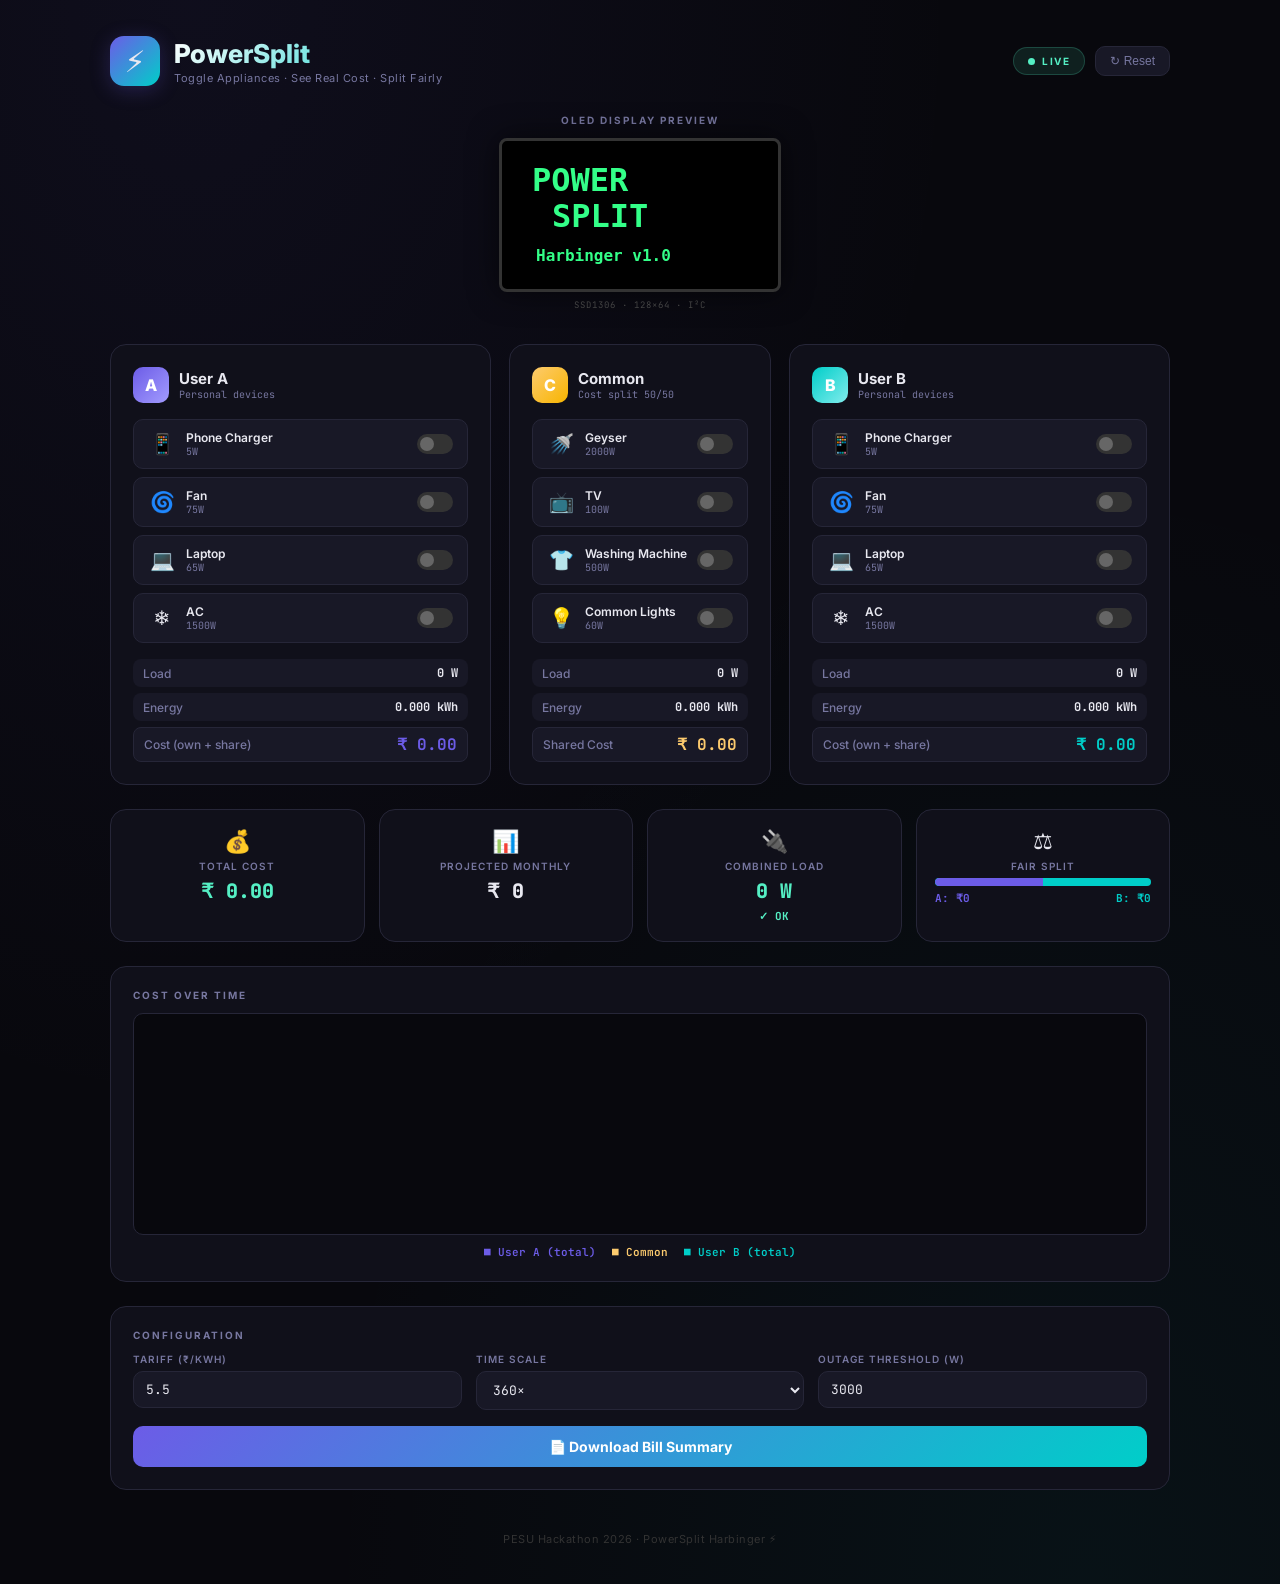
<file: harbinger/index.html>
<!DOCTYPE html>
<html lang="en">
<head>
<meta charset="UTF-8">
<meta name="viewport" content="width=device-width, initial-scale=1.0">
<title>PowerSplit Harbinger — Appliance Toggle Simulator</title>
<meta name="description" content="PowerSplit Harbinger: toggle individual appliances on/off, see real-time cost split between flatmates.">
<link rel="icon" href="../favicon.svg" type="image/svg+xml">
<link href="https://fonts.googleapis.com/css2?family=Inter:wght@300;400;500;600;700;800;900&family=JetBrains+Mono:wght@400;500;700&display=swap" rel="stylesheet">
<link rel="stylesheet" href="style.css">
</head>
<body>
<div class="app">
  <header class="header">
    <div class="header-left">
      <div class="logo-icon">⚡</div>
      <div>
        <h1>PowerSplit <span class="edition">Harbinger</span></h1>
        <p class="tagline">Toggle Appliances · See Real Cost · Split Fairly</p>
      </div>
    </div>
    <div class="header-right">
      <div class="status-pill"><span class="status-dot"></span>LIVE</div>
      <button class="reset-btn" id="resetBtn">↻ Reset</button>
    </div>
  </header>

  <!-- OLED Preview -->
  <section class="oled-section">
    <div class="section-label">OLED Display Preview</div>
    <div class="oled-frame">
      <div class="oled-bezel"><canvas id="oledCanvas" width="256" height="128"></canvas></div>
      <div class="oled-label">SSD1306 · 128×64 · I²C</div>
    </div>
  </section>

  <!-- Appliance Panels -->
  <section class="panels">
    <!-- User A -->
    <div class="panel panel-a">
      <div class="panel-header">
        <div class="user-avatar">A</div>
        <div><div class="user-label">User A</div><div class="user-sub">Personal devices</div></div>
      </div>
      <div class="appliance-grid" id="gridA"></div>
      <div class="panel-stats">
        <div class="ps"><span class="ps-label">Load</span><span class="ps-val" id="loadA">0 W</span></div>
        <div class="ps"><span class="ps-label">Energy</span><span class="ps-val" id="energyA">0.000 kWh</span></div>
        <div class="ps total"><span class="ps-label">Cost (own + share)</span><span class="ps-val" id="costA">₹ 0.00</span></div>
      </div>
    </div>

    <!-- Common -->
    <div class="panel panel-common">
      <div class="panel-header">
        <div class="user-avatar common-av">C</div>
        <div><div class="user-label">Common</div><div class="user-sub">Cost split 50/50</div></div>
      </div>
      <div class="appliance-grid" id="gridCommon"></div>
      <div class="panel-stats">
        <div class="ps"><span class="ps-label">Load</span><span class="ps-val" id="loadC">0 W</span></div>
        <div class="ps"><span class="ps-label">Energy</span><span class="ps-val" id="energyC">0.000 kWh</span></div>
        <div class="ps total"><span class="ps-label">Shared Cost</span><span class="ps-val" id="costC">₹ 0.00</span></div>
      </div>
    </div>

    <!-- User B -->
    <div class="panel panel-b">
      <div class="panel-header">
        <div class="user-avatar av-b">B</div>
        <div><div class="user-label">User B</div><div class="user-sub">Personal devices</div></div>
      </div>
      <div class="appliance-grid" id="gridB"></div>
      <div class="panel-stats">
        <div class="ps"><span class="ps-label">Load</span><span class="ps-val" id="loadB">0 W</span></div>
        <div class="ps"><span class="ps-label">Energy</span><span class="ps-val" id="energyB">0.000 kWh</span></div>
        <div class="ps total"><span class="ps-label">Cost (own + share)</span><span class="ps-val" id="costB">₹ 0.00</span></div>
      </div>
    </div>
  </section>

  <!-- Outage Warning -->
  <section class="outage-banner" id="outageBanner" style="display:none">
    <span class="outage-icon">⚠️</span>
    <span class="outage-text">!! OVERLOAD — Cut high-draw appliances now!</span>
  </section>

  <!-- Dashboard -->
  <section class="dashboard">
    <div class="dash-card"><div class="dash-icon">💰</div><div class="dash-label">Total Cost</div><div class="dash-value" id="totalCost">₹ 0.00</div></div>
    <div class="dash-card"><div class="dash-icon">📊</div><div class="dash-label">Projected Monthly</div><div class="dash-value proj" id="projMonthly">₹ 0</div></div>
    <div class="dash-card"><div class="dash-icon">🔌</div><div class="dash-label">Combined Load</div><div class="dash-value" id="combinedLoad">0 W</div><div class="load-status ok" id="loadStatus">✓ OK</div></div>
    <div class="dash-card">
      <div class="dash-icon">⚖️</div><div class="dash-label">Fair Split</div>
      <div class="split-bar"><div class="split-fill-a" id="splitBarA" style="width:50%"></div></div>
      <div class="split-labels"><span id="splitPctA">A: ₹0</span><span id="splitPctB">B: ₹0</span></div>
    </div>
  </section>

  <!-- Usage Chart -->
  <section class="chart-section">
    <div class="section-label">Cost Over Time</div>
    <div class="chart-frame">
      <canvas id="chartCanvas" width="800" height="200"></canvas>
    </div>
    <div class="chart-legend">
      <span class="legend-a">■ User A (total)</span>
      <span class="legend-c">■ Common</span>
      <span class="legend-b">■ User B (total)</span>
    </div>
  </section>

  <!-- Settings -->
  <section class="settings-section">
    <div class="section-label">Configuration</div>
    <div class="settings-grid">
      <div class="setting"><label for="tariff">Tariff (₹/kWh)</label><input type="number" id="tariff" value="5.5" step="0.1" min="0"></div>
      <div class="setting"><label for="timeScale">Time Scale</label>
        <select id="timeScale">
          <option value="1">1× Real-time</option>
          <option value="60">60×</option>
          <option value="360" selected>360×</option>
          <option value="3600">3600×</option>
        </select>
      </div>
      <div class="setting"><label for="outageW">Outage Threshold (W)</label><input type="number" id="outageW" value="3000" step="100" min="500"></div>
    </div>
    <button class="download-btn" id="downloadBill">📄 Download Bill Summary</button>
  </section>

  <footer class="footer">PESU Hackathon 2026 · PowerSplit Harbinger ⚡</footer>
</div>
<script src="app.js"></script>
</body>
</html>
</file>
<file: harbinger/style.css>
*,*::before,*::after{box-sizing:border-box;margin:0;padding:0}
:root{
  --bg:#08080d;--surface:#10101a;--surface2:#181826;--border:#262638;
  --text:#e8e8f0;--dim:#7777a0;
  --a:#6c5ce7;--a-glow:rgba(108,92,231,.25);
  --b:#00cec9;--b-glow:rgba(0,206,201,.25);
  --c:#fdcb6e;--c-glow:rgba(253,203,110,.2);
  --red:#ff6b6b;--green:#55efc4;--orange:#fdcb6e;
  --r:16px;--rs:10px;
}
body{font-family:'Inter',system-ui,sans-serif;background:var(--bg);color:var(--text);
  min-height:100vh;overflow-x:hidden;
  background-image:radial-gradient(ellipse at 15% 0%,rgba(108,92,231,.07) 0%,transparent 50%),
    radial-gradient(ellipse at 85% 100%,rgba(0,206,201,.05) 0%,transparent 50%);}
.app{max-width:1100px;margin:0 auto;padding:20px}

/* Header */
.header{display:flex;justify-content:space-between;align-items:center;padding:16px 0 28px;flex-wrap:wrap;gap:14px}
.header-left{display:flex;align-items:center;gap:14px}
.logo-icon{font-size:30px;width:50px;height:50px;display:flex;align-items:center;justify-content:center;
  background:linear-gradient(135deg,var(--a),var(--b));border-radius:14px;box-shadow:0 4px 20px var(--a-glow)}
.header h1{font-size:26px;font-weight:800;background:linear-gradient(135deg,#fff,var(--b));
  -webkit-background-clip:text;-webkit-text-fill-color:transparent}
.edition{font-weight:400;font-size:18px;opacity:.7}
.tagline{font-size:11px;color:var(--dim);letter-spacing:.5px;margin-top:2px}
.header-right{display:flex;align-items:center;gap:10px}
.status-pill{display:flex;align-items:center;gap:7px;padding:7px 14px;border-radius:50px;
  background:rgba(85,239,196,.1);border:1px solid rgba(85,239,196,.2);
  font-size:10px;font-weight:700;letter-spacing:1.5px;color:var(--green)}
.status-dot{width:7px;height:7px;border-radius:50%;background:var(--green);animation:pulse 2s ease-in-out infinite}
@keyframes pulse{0%,100%{opacity:1;box-shadow:0 0 0 0 rgba(85,239,196,.4)}50%{opacity:.5;box-shadow:0 0 0 6px transparent}}
.reset-btn{background:var(--surface2);border:1px solid var(--border);color:var(--dim);padding:7px 14px;
  border-radius:10px;cursor:pointer;font-size:12px;font-weight:500;transition:.2s}
.reset-btn:hover{background:var(--border);color:var(--text)}
.section-label{font-size:10px;font-weight:700;letter-spacing:2px;color:var(--dim);text-transform:uppercase;margin-bottom:12px}

/* OLED */
.oled-section{margin-bottom:32px;text-align:center}
.oled-frame{display:inline-block}
.oled-bezel{background:#000;border:3px solid #333;border-radius:8px;padding:10px;
  box-shadow:0 0 30px rgba(0,0,0,.6),inset 0 0 20px rgba(0,0,0,.8)}
#oledCanvas{display:block;image-rendering:pixelated;border-radius:2px}
.oled-label{font-family:'JetBrains Mono',monospace;font-size:9px;color:#444;margin-top:7px;letter-spacing:1px}

/* Panels */
.panels{display:grid;grid-template-columns:1fr auto 1fr;gap:18px;margin-bottom:24px}
.panel{background:var(--surface);border:1px solid var(--border);border-radius:var(--r);padding:22px;
  transition:border-color .3s,box-shadow .3s}
.panel-a:hover{border-color:var(--a);box-shadow:0 4px 24px var(--a-glow)}
.panel-b:hover{border-color:var(--b);box-shadow:0 4px 24px var(--b-glow)}
.panel-common:hover{border-color:var(--c);box-shadow:0 4px 24px var(--c-glow)}
.panel-common{min-width:200px}
.panel-header{display:flex;align-items:center;gap:10px;margin-bottom:16px}
.user-avatar{width:36px;height:36px;border-radius:10px;display:flex;align-items:center;justify-content:center;
  font-weight:800;font-size:16px;color:#fff;background:linear-gradient(135deg,var(--a),#a29bfe)}
.av-b{background:linear-gradient(135deg,var(--b),#81ecec)!important}
.common-av{background:linear-gradient(135deg,var(--c),#f8b500)!important}
.user-label{font-weight:700;font-size:15px}
.user-sub{font-size:10px;color:var(--dim);font-family:'JetBrains Mono',monospace}

/* Appliance buttons */
.appliance-grid{display:flex;flex-direction:column;gap:8px;margin-bottom:16px}
.appliance-btn{
  display:flex;align-items:center;gap:10px;padding:10px 14px;
  background:var(--surface2);border:1px solid var(--border);border-radius:var(--rs);
  cursor:pointer;transition:all .2s;user-select:none;
}
.appliance-btn:hover{border-color:#444;background:#1e1e30}
.appliance-btn.on{border-color:var(--green);background:rgba(85,239,196,.08)}
.appliance-btn .a-icon{font-size:20px;width:28px;text-align:center;flex-shrink:0}
.appliance-btn .a-info{flex:1;min-width:0}
.appliance-btn .a-name{font-size:12px;font-weight:600}
.appliance-btn .a-watts{font-size:10px;color:var(--dim);font-family:'JetBrains Mono',monospace}
.appliance-btn .a-toggle{
  width:36px;height:20px;border-radius:10px;background:#333;position:relative;
  transition:.2s;flex-shrink:0;
}
.appliance-btn .a-toggle::after{
  content:'';position:absolute;left:3px;top:3px;width:14px;height:14px;
  border-radius:50%;background:#666;transition:.2s;
}
.appliance-btn.on .a-toggle{background:var(--green)}
.appliance-btn.on .a-toggle::after{left:19px;background:#fff}

/* Panel stats */
.panel-stats{display:flex;flex-direction:column;gap:6px}
.ps{display:flex;justify-content:space-between;align-items:center;padding:6px 10px;
  background:var(--surface2);border-radius:8px;font-size:12px}
.ps-label{color:var(--dim);font-weight:500}
.ps-val{font-weight:700;font-family:'JetBrains Mono',monospace}
.ps.total{border:1px solid var(--border)}
.panel-a .ps.total .ps-val{color:var(--a);font-size:16px}
.panel-b .ps.total .ps-val{color:var(--b);font-size:16px}
.panel-common .ps.total .ps-val{color:var(--c);font-size:16px}

/* Outage */
.outage-banner{
  margin-bottom:18px;padding:14px 20px;
  background:linear-gradient(135deg,rgba(255,107,107,.12),rgba(253,203,110,.12));
  border:2px solid var(--red);border-radius:var(--r);
  display:flex;align-items:center;gap:12px;justify-content:center;
  animation:outage-pulse 1s ease-in-out infinite;
}
@keyframes outage-pulse{0%,100%{opacity:1}50%{opacity:.65}}
.outage-icon{font-size:22px}
.outage-text{font-size:13px;font-weight:800;color:var(--red);font-family:'JetBrains Mono',monospace;letter-spacing:.3px}

/* Dashboard */
.dashboard{display:grid;grid-template-columns:repeat(4,1fr);gap:14px;margin-bottom:24px}
.dash-card{background:var(--surface);border:1px solid var(--border);border-radius:var(--r);padding:18px;text-align:center}
.dash-icon{font-size:22px;margin-bottom:6px}
.dash-label{font-size:10px;color:var(--dim);text-transform:uppercase;letter-spacing:1px;font-weight:600;margin-bottom:6px}
.dash-value{font-size:20px;font-weight:800;font-family:'JetBrains Mono',monospace;color:var(--green)}
.dash-value.proj{color:var(--text)}
.load-status{font-size:11px;font-weight:700;margin-top:5px;font-family:'JetBrains Mono',monospace}
.load-status.ok{color:var(--green)}.load-status.warning{color:var(--orange)}.load-status.danger{color:var(--red)}
.split-bar{height:8px;border-radius:4px;background:var(--b);overflow:hidden;margin-top:4px}
.split-fill-a{height:100%;background:var(--a);border-radius:4px 0 0 4px;transition:width .5s}
.split-labels{display:flex;justify-content:space-between;font-size:11px;font-weight:700;margin-top:5px;font-family:'JetBrains Mono',monospace}
.split-labels span:first-child{color:var(--a)}.split-labels span:last-child{color:var(--b)}

/* Settings */
.settings-section{background:var(--surface);border:1px solid var(--border);border-radius:var(--r);padding:22px;margin-bottom:24px}
.settings-grid{display:grid;grid-template-columns:repeat(3,1fr);gap:14px}
.setting label{display:block;font-size:10px;color:var(--dim);text-transform:uppercase;letter-spacing:1px;font-weight:600;margin-bottom:6px}
.setting input,.setting select{width:100%;padding:9px 12px;border-radius:var(--rs);background:var(--surface2);
  border:1px solid var(--border);color:var(--text);font-family:'JetBrains Mono',monospace;font-size:13px;outline:none;transition:.2s}
.setting input:focus,.setting select:focus{border-color:var(--a)}

/* Chart */
.chart-section{background:var(--surface);border:1px solid var(--border);border-radius:var(--r);padding:22px;margin-bottom:24px}
.chart-frame{background:var(--bg);border:1px solid var(--border);border-radius:var(--rs);padding:10px;overflow:hidden}
#chartCanvas{width:100%;height:200px;display:block}
.chart-legend{display:flex;gap:16px;justify-content:center;margin-top:10px;font-size:11px;font-weight:600;font-family:'JetBrains Mono',monospace}
.legend-a{color:var(--a)}.legend-b{color:var(--b)}.legend-c{color:var(--c)}

/* Download */
.download-btn{margin-top:16px;width:100%;padding:12px 20px;background:linear-gradient(135deg,var(--a),var(--b));
  border:none;border-radius:var(--rs);color:#fff;font-size:14px;font-weight:700;cursor:pointer;transition:opacity .2s,transform .2s;font-family:'Inter',sans-serif}
.download-btn:hover{opacity:.85;transform:translateY(-1px)}
.download-btn:active{transform:translateY(0)}

.footer{text-align:center;padding:18px;font-size:11px;color:#333;letter-spacing:.5px}

@media(max-width:900px){.panels{grid-template-columns:1fr}.dashboard{grid-template-columns:1fr 1fr}}
@media(max-width:480px){.dashboard{grid-template-columns:1fr}.settings-grid{grid-template-columns:1fr}.app{padding:12px}}
</file>
